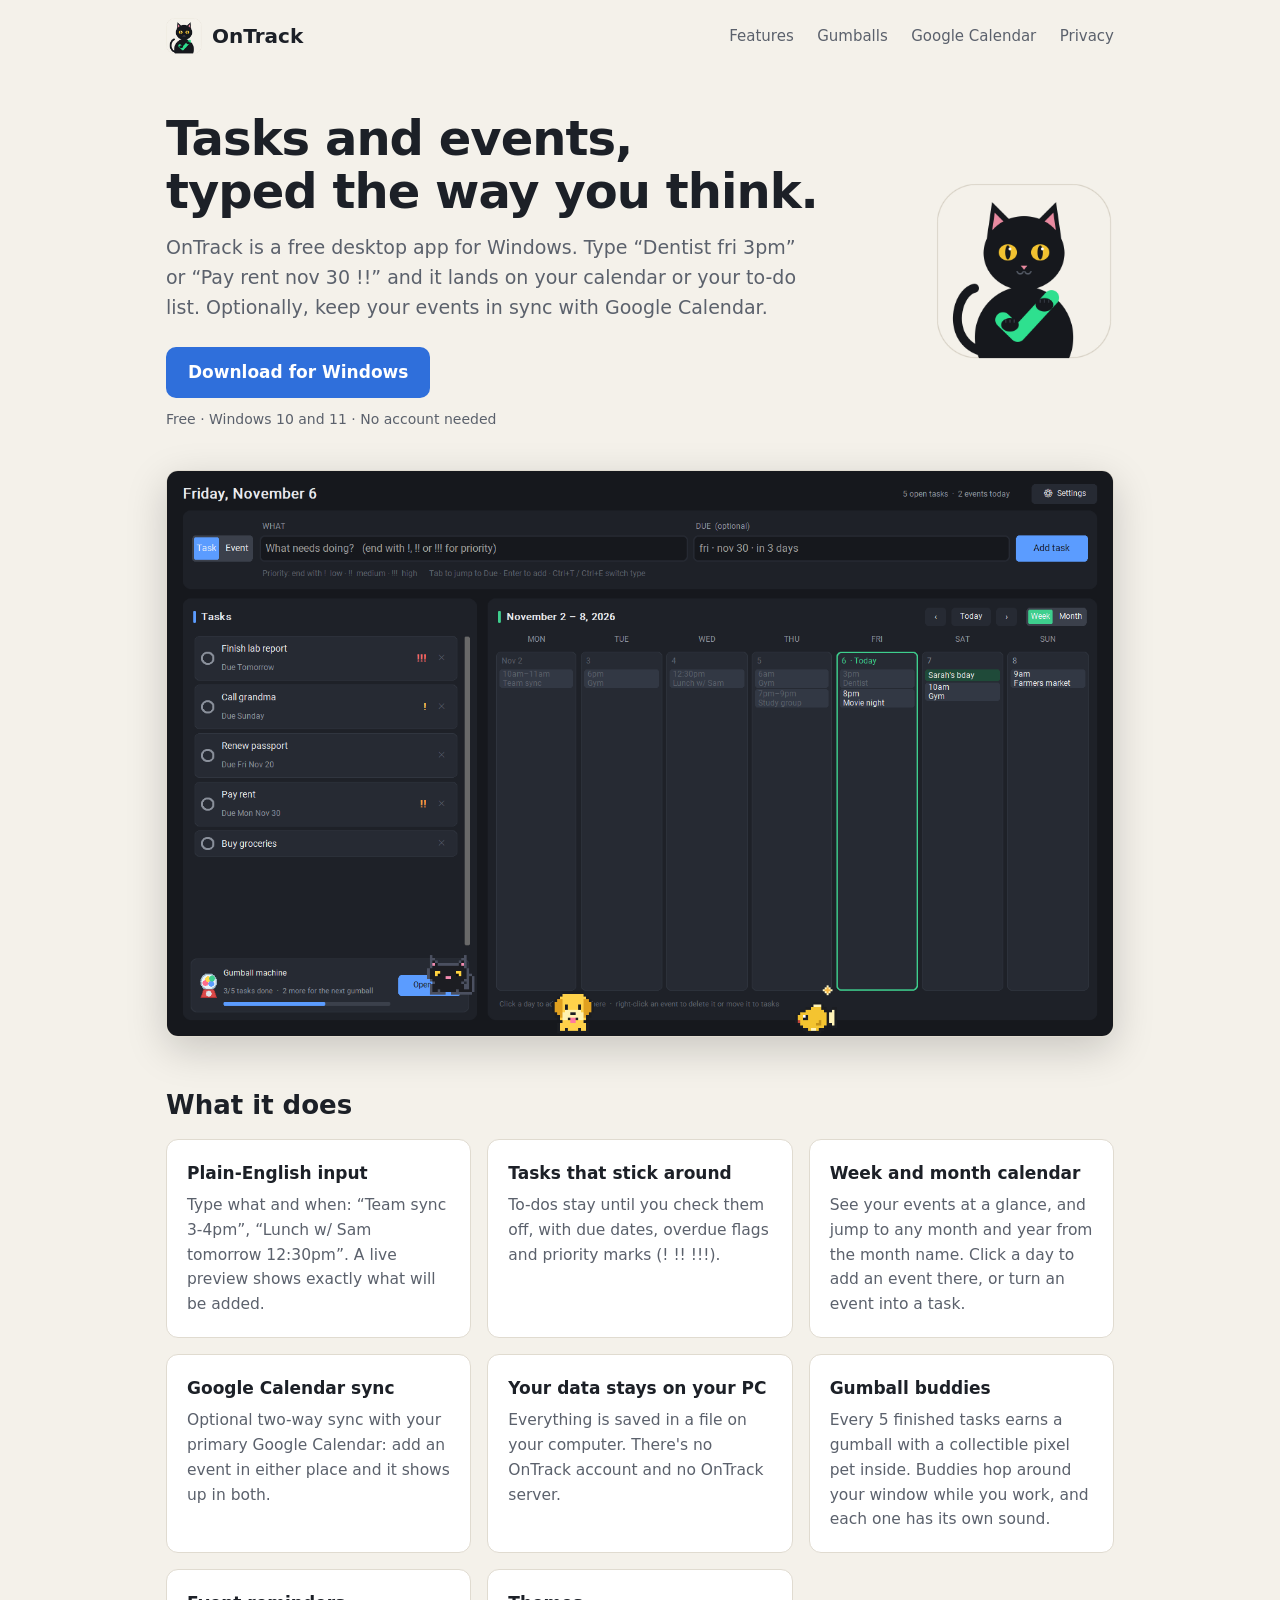
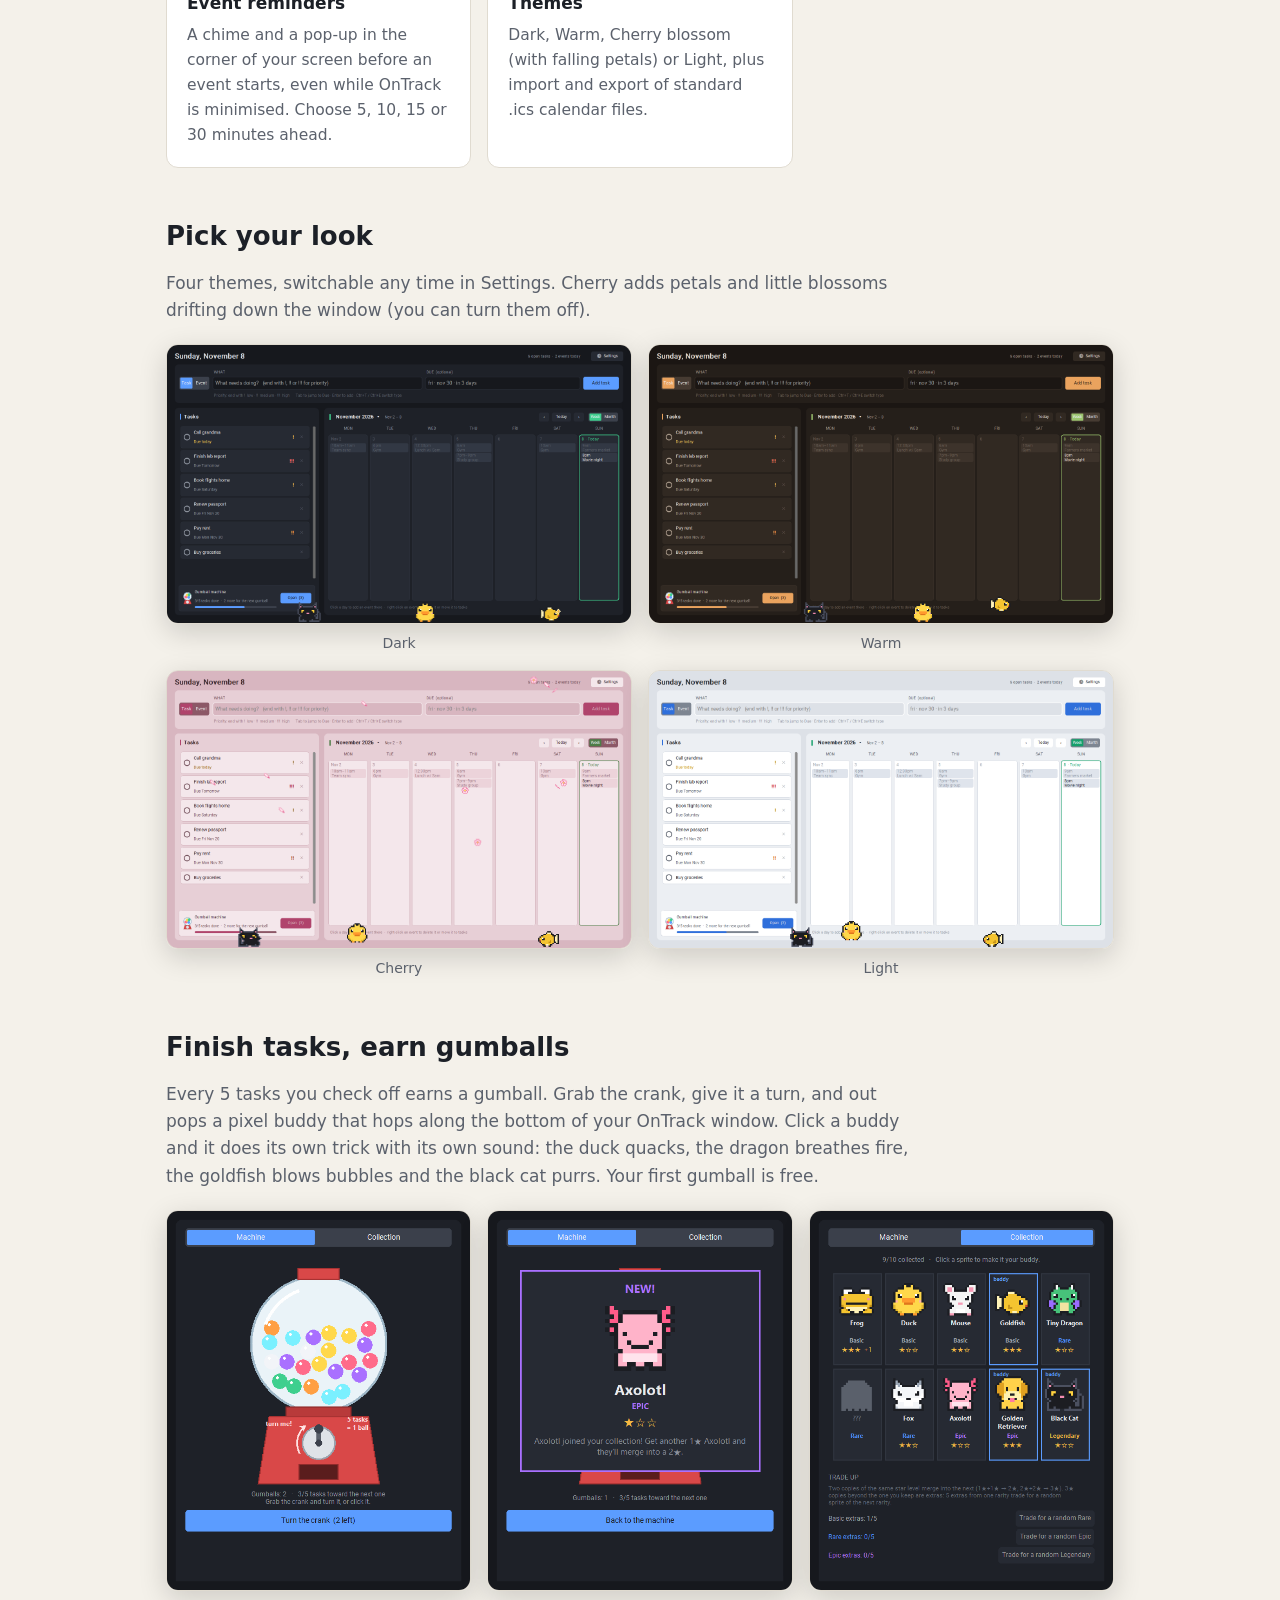
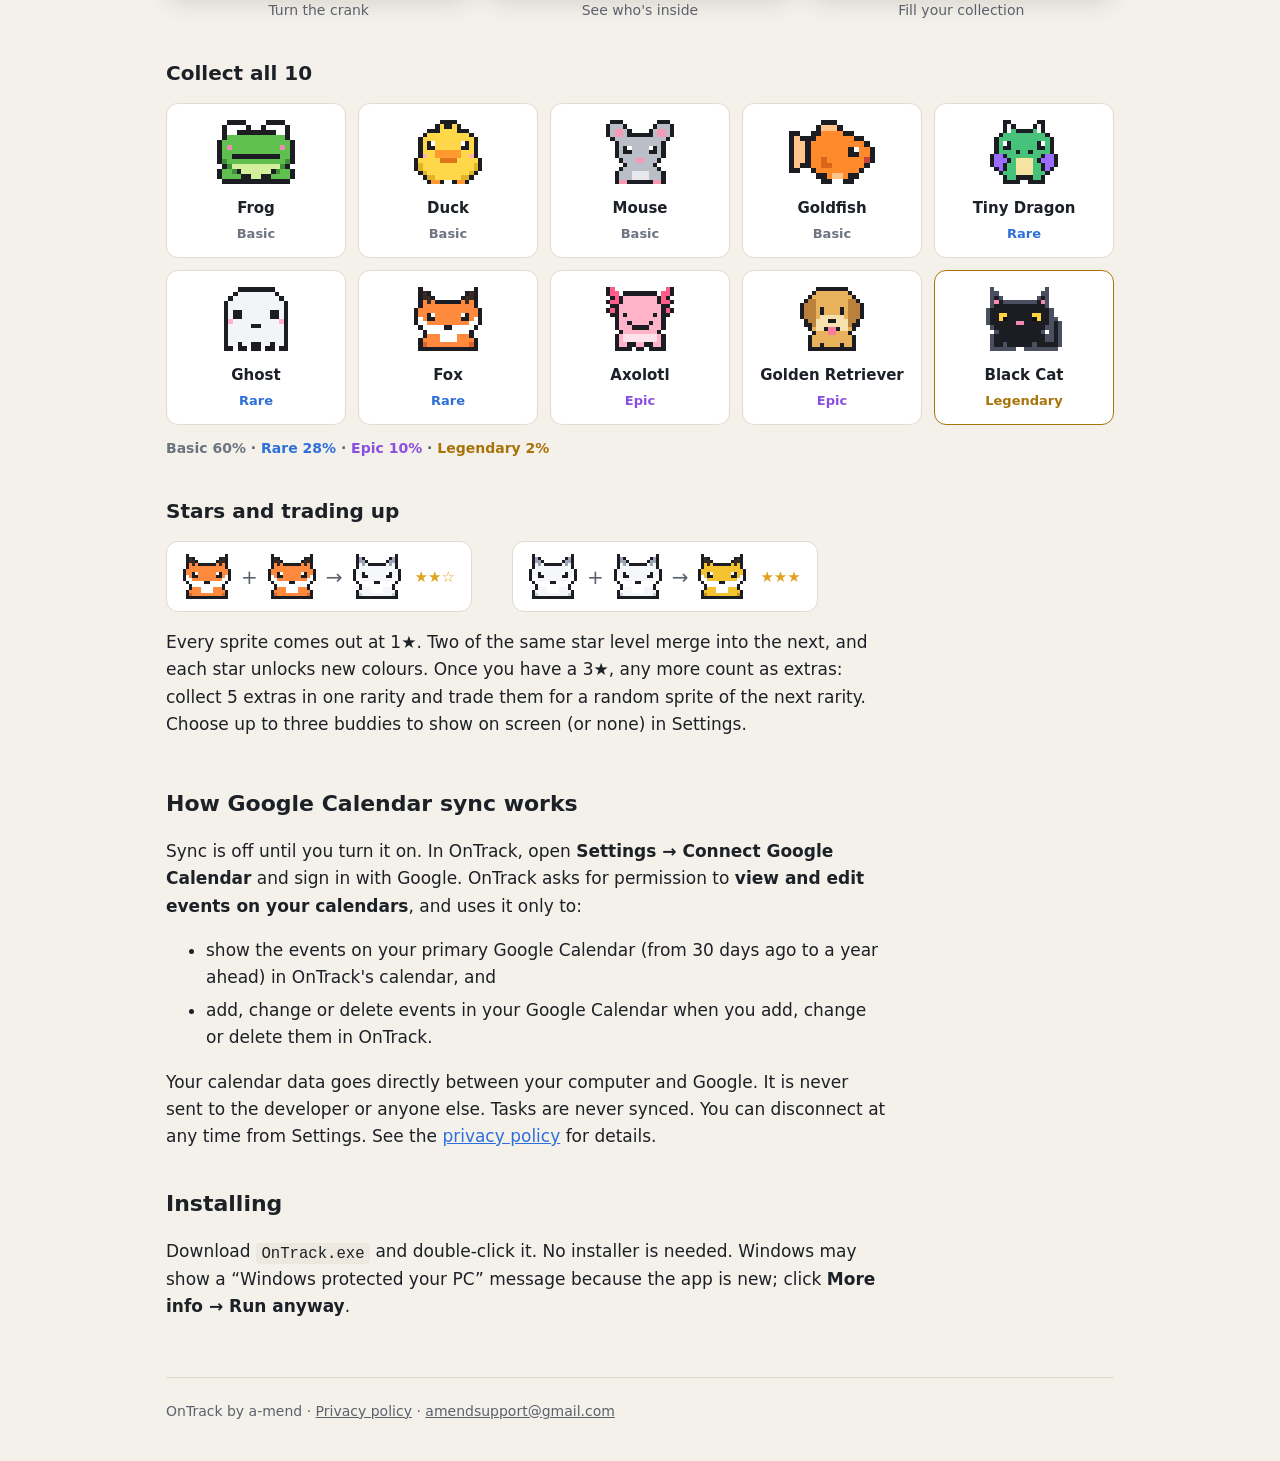
<file: index.html>
<!doctype html>
<html lang="en">
<head>
  <meta charset="utf-8">
  <meta name="viewport" content="width=device-width, initial-scale=1">
  <title>OnTrack: Tasks & Calendar</title>
  <meta name="description" content="OnTrack is a free Windows app for tasks and events. Type in plain English, see your week at a glance, and optionally sync events with Google Calendar. Finished tasks earn gumballs with collectible pixel buddies, and event reminders chime before things start.">
  <link rel="icon" href="assets/favicon.png">
  <link rel="stylesheet" href="style.css">
</head>
<body>
  <div class="wrap">
    <header class="top">
      <a class="brand" href="./"><img src="assets/icon-120.png" alt="">OnTrack</a>
      <nav>
        <a href="#features">Features</a>
        <a href="#gumballs">Gumballs</a>
        <a href="#google">Google Calendar</a>
        <a href="privacy.html">Privacy</a>
      </nav>
    </header>

    <main>
      <section class="hero">
        <div>
          <h1>Tasks and events,<br>typed the way you think.</h1>
          <p>OnTrack is a free desktop app for Windows. Type “Dentist fri 3pm” or “Pay rent nov 30 !!” and it lands on your calendar or your to-do list. Optionally, keep your events in sync with Google Calendar.</p>
          <a class="btn" href="https://github.com/a-mend/planner-site/releases/latest/download/OnTrack.exe">Download for Windows</a>
          <div class="small">Free · Windows 10 and 11 · No account needed</div>
        </div>
        <img class="logo" src="assets/icon.png" alt="OnTrack logo: a black cat holding a check mark">
      </section>

      <img class="shot" src="assets/screenshot.png" width="1440" height="860"
           alt="OnTrack showing a task list on the left, a weekly calendar on the right, and pixel buddies hopping along the bottom">

      <section id="features">
        <h2>What it does</h2>
        <div class="features">
          <div class="card">
            <h3>Plain-English input</h3>
            <p>Type what and when: “Team sync 3-4pm”, “Lunch w/ Sam tomorrow 12:30pm”. A live preview shows exactly what will be added.</p>
          </div>
          <div class="card">
            <h3>Tasks that stick around</h3>
            <p>To-dos stay until you check them off, with due dates, overdue flags and priority marks (! !! !!!).</p>
          </div>
          <div class="card">
            <h3>Week and month calendar</h3>
            <p>See your events at a glance, and jump to any month and year from the month name. Click a day to add an event there, or turn an event into a task.</p>
          </div>
          <div class="card">
            <h3>Google Calendar sync</h3>
            <p>Optional two-way sync with your primary Google Calendar: add an event in either place and it shows up in both.</p>
          </div>
          <div class="card">
            <h3>Your data stays on your PC</h3>
            <p>Everything is saved in a file on your computer. There's no OnTrack account and no OnTrack server.</p>
          </div>
          <div class="card">
            <h3>Gumball buddies</h3>
            <p>Every 5 finished tasks earns a gumball with a collectible pixel pet inside. Buddies hop around your window while you work, and each one has its own sound.</p>
          </div>
          <div class="card">
            <h3>Event reminders</h3>
            <p>A chime and a pop-up in the corner of your screen before an event starts, even while OnTrack is minimised. Choose 5, 10, 15 or 30 minutes ahead.</p>
          </div>
          <div class="card">
            <h3>Themes</h3>
            <p>Dark, Warm, Cherry blossom (with falling petals) or Light, plus import and export of standard .ics calendar files.</p>
          </div>
        </div>
      </section>

      <section id="themes">
        <h2>Pick your look</h2>
        <p class="lead">Four themes, switchable any time in Settings. Cherry adds petals and little blossoms drifting down the window (you can turn them off).</p>
        <div class="theme-shots">
          <figure><a href="assets/theme-dark.png"><img src="assets/theme-dark.png" width="1440" height="860" loading="lazy" alt="OnTrack in the Dark theme"></a><figcaption>Dark</figcaption></figure>
          <figure><a href="assets/theme-warm.png"><img src="assets/theme-warm.png" width="1440" height="860" loading="lazy" alt="OnTrack in the Warm theme"></a><figcaption>Warm</figcaption></figure>
          <figure><a href="assets/theme-cherry.png"><img src="assets/theme-cherry.png" width="1440" height="860" loading="lazy" alt="OnTrack in the Cherry blossom theme, with petals falling"></a><figcaption>Cherry</figcaption></figure>
          <figure><a href="assets/theme-light.png"><img src="assets/theme-light.png" width="1440" height="860" loading="lazy" alt="OnTrack in the Light theme"></a><figcaption>Light</figcaption></figure>
        </div>
      </section>

      <section id="gumballs">
        <h2>Finish tasks, earn gumballs</h2>
        <p class="lead">Every 5 tasks you check off earns a gumball. Grab the crank, give it a turn, and out pops a pixel buddy that hops along the bottom of your OnTrack window. Click a buddy and it does its own trick with its own sound: the duck quacks, the dragon breathes fire, the goldfish blows bubbles and the black cat purrs. Your first gumball is free.</p>
        <div class="gb-shots">
          <figure><a href="assets/gb-machine.png"><img src="assets/gb-machine.png" width="560" height="700" alt="The gumball machine, with a crank to turn"></a><figcaption>Turn the crank</figcaption></figure>
          <figure><a href="assets/gb-reveal.png"><img src="assets/gb-reveal.png" width="560" height="700" alt="A new Epic Axolotl revealed from a gumball"></a><figcaption>See who's inside</figcaption></figure>
          <figure><a href="assets/gb-collection.png"><img src="assets/gb-collection.png" width="560" height="700" alt="The collection: 10 sprites with rarities and stars"></a><figcaption>Fill your collection</figcaption></figure>
        </div>

        <h3>Collect all 10</h3>
        <ul class="roster">
          <li class="sprite basic"><img class="px" src="assets/sprites/frog-1.png" width="64" height="52" alt="Frog"><b>Frog</b><span>Basic</span></li>
          <li class="sprite basic"><img class="px" src="assets/sprites/duck-1.png" width="64" height="60" alt="Duck"><b>Duck</b><span>Basic</span></li>
          <li class="sprite basic"><img class="px" src="assets/sprites/mouse-1.png" width="64" height="60" alt="Mouse"><b>Mouse</b><span>Basic</span></li>
          <li class="sprite basic"><img class="px" src="assets/sprites/goldfish-1.png" width="64" height="48" alt="Goldfish"><b>Goldfish</b><span>Basic</span></li>
          <li class="sprite rare"><img class="px" src="assets/sprites/dragon-1.png" width="64" height="60" alt="Tiny Dragon"><b>Tiny Dragon</b><span>Rare</span></li>
          <li class="sprite rare"><img class="px" src="assets/sprites/ghost-1.png" width="64" height="56" alt="Ghost"><b>Ghost</b><span>Rare</span></li>
          <li class="sprite rare"><img class="px" src="assets/sprites/fox-1.png" width="64" height="60" alt="Fox"><b>Fox</b><span>Rare</span></li>
          <li class="sprite epic"><img class="px" src="assets/sprites/axolotl-1.png" width="64" height="60" alt="Axolotl"><b>Axolotl</b><span>Epic</span></li>
          <li class="sprite epic"><img class="px" src="assets/sprites/retriever-1.png" width="64" height="64" alt="Golden Retriever"><b>Golden Retriever</b><span>Epic</span></li>
          <li class="sprite legendary"><img class="px" src="assets/sprites/cat-1.png" width="72" height="60" alt="Black Cat"><b>Black Cat</b><span>Legendary</span></li>
        </ul>
        <p class="odds"><span class="basic">Basic 60%</span> · <span class="rare">Rare 28%</span> · <span class="epic">Epic 10%</span> · <span class="legendary">Legendary 2%</span></p>

        <h3>Stars and trading up</h3>
        <div class="merge">
          <div class="step"><img class="px" src="assets/sprites/fox-1.png" width="48" height="45" alt="1-star Fox"><span>+</span><img class="px" src="assets/sprites/fox-1.png" width="48" height="45" alt="1-star Fox"><span>→</span><img class="px" src="assets/sprites/fox-2.png" width="48" height="45" alt="2-star Fox"><em>★★☆</em></div>
          <div class="step"><img class="px" src="assets/sprites/fox-2.png" width="48" height="45" alt="2-star Fox"><span>+</span><img class="px" src="assets/sprites/fox-2.png" width="48" height="45" alt="2-star Fox"><span>→</span><img class="px" src="assets/sprites/fox-3.png" width="48" height="45" alt="3-star Fox"><em>★★★</em></div>
        </div>
        <p class="prose">Every sprite comes out at 1★. Two of the same star level merge into the next, and each star unlocks new colours. Once you have a 3★, any more count as extras: collect 5 extras in one rarity and trade them for a random sprite of the next rarity. Choose up to three buddies to show on screen (or none) in Settings.</p>
      </section>

      <section id="google" class="prose">
        <h2>How Google Calendar sync works</h2>
        <p>Sync is off until you turn it on. In OnTrack, open <b>Settings → Connect Google Calendar</b> and sign in with Google. OnTrack asks for permission to <b>view and edit events on your calendars</b>, and uses it only to:</p>
        <ul>
          <li>show the events on your primary Google Calendar (from 30 days ago to a year ahead) in OnTrack's calendar, and</li>
          <li>add, change or delete events in your Google Calendar when you add, change or delete them in OnTrack.</li>
        </ul>
        <p>Your calendar data goes directly between your computer and Google. It is never sent to the developer or anyone else. Tasks are never synced. You can disconnect at any time from Settings. See the <a href="privacy.html">privacy policy</a> for details.</p>

        <h2>Installing</h2>
        <p>Download <code>OnTrack.exe</code> and double-click it. No installer is needed. Windows may show a “Windows protected your PC” message because the app is new; click <b>More info → Run anyway</b>.</p>
      </section>
    </main>

    <footer>
      OnTrack by a-mend · <a href="privacy.html">Privacy policy</a> · <a href="mailto:amendsupport@gmail.com">amendsupport@gmail.com</a>
    </footer>
  </div>

  <dialog id="viewer" aria-label="Screenshot" tabindex="-1">
    <button class="close" type="button" aria-label="Close">&times;</button>
    <img alt="">
  </dialog>
  <script>
    // Open the gumball screenshots in a pop-up instead of leaving the page.
    (function () {
      var viewer = document.getElementById("viewer");
      if (!viewer || typeof viewer.showModal !== "function") return;   // old browsers: links still work
      var img = viewer.querySelector("img");
      document.querySelectorAll(".gb-shots a, .theme-shots a").forEach(function (link) {
        link.addEventListener("click", function (e) {
          e.preventDefault();
          var shot = link.querySelector("img");
          viewer.classList.toggle("wide", !!link.closest(".theme-shots"));
          img.src = link.href;
          img.alt = shot ? shot.alt : "";
          viewer.showModal();
          viewer.focus();     // no focus ring on the X when opened with the mouse
        });
      });
      viewer.querySelector(".close").addEventListener("click", function () { viewer.close(); });
      viewer.addEventListener("click", function (e) { if (e.target === viewer) viewer.close(); });  // click outside
    })();
  </script>
</body>
</html>
</file>
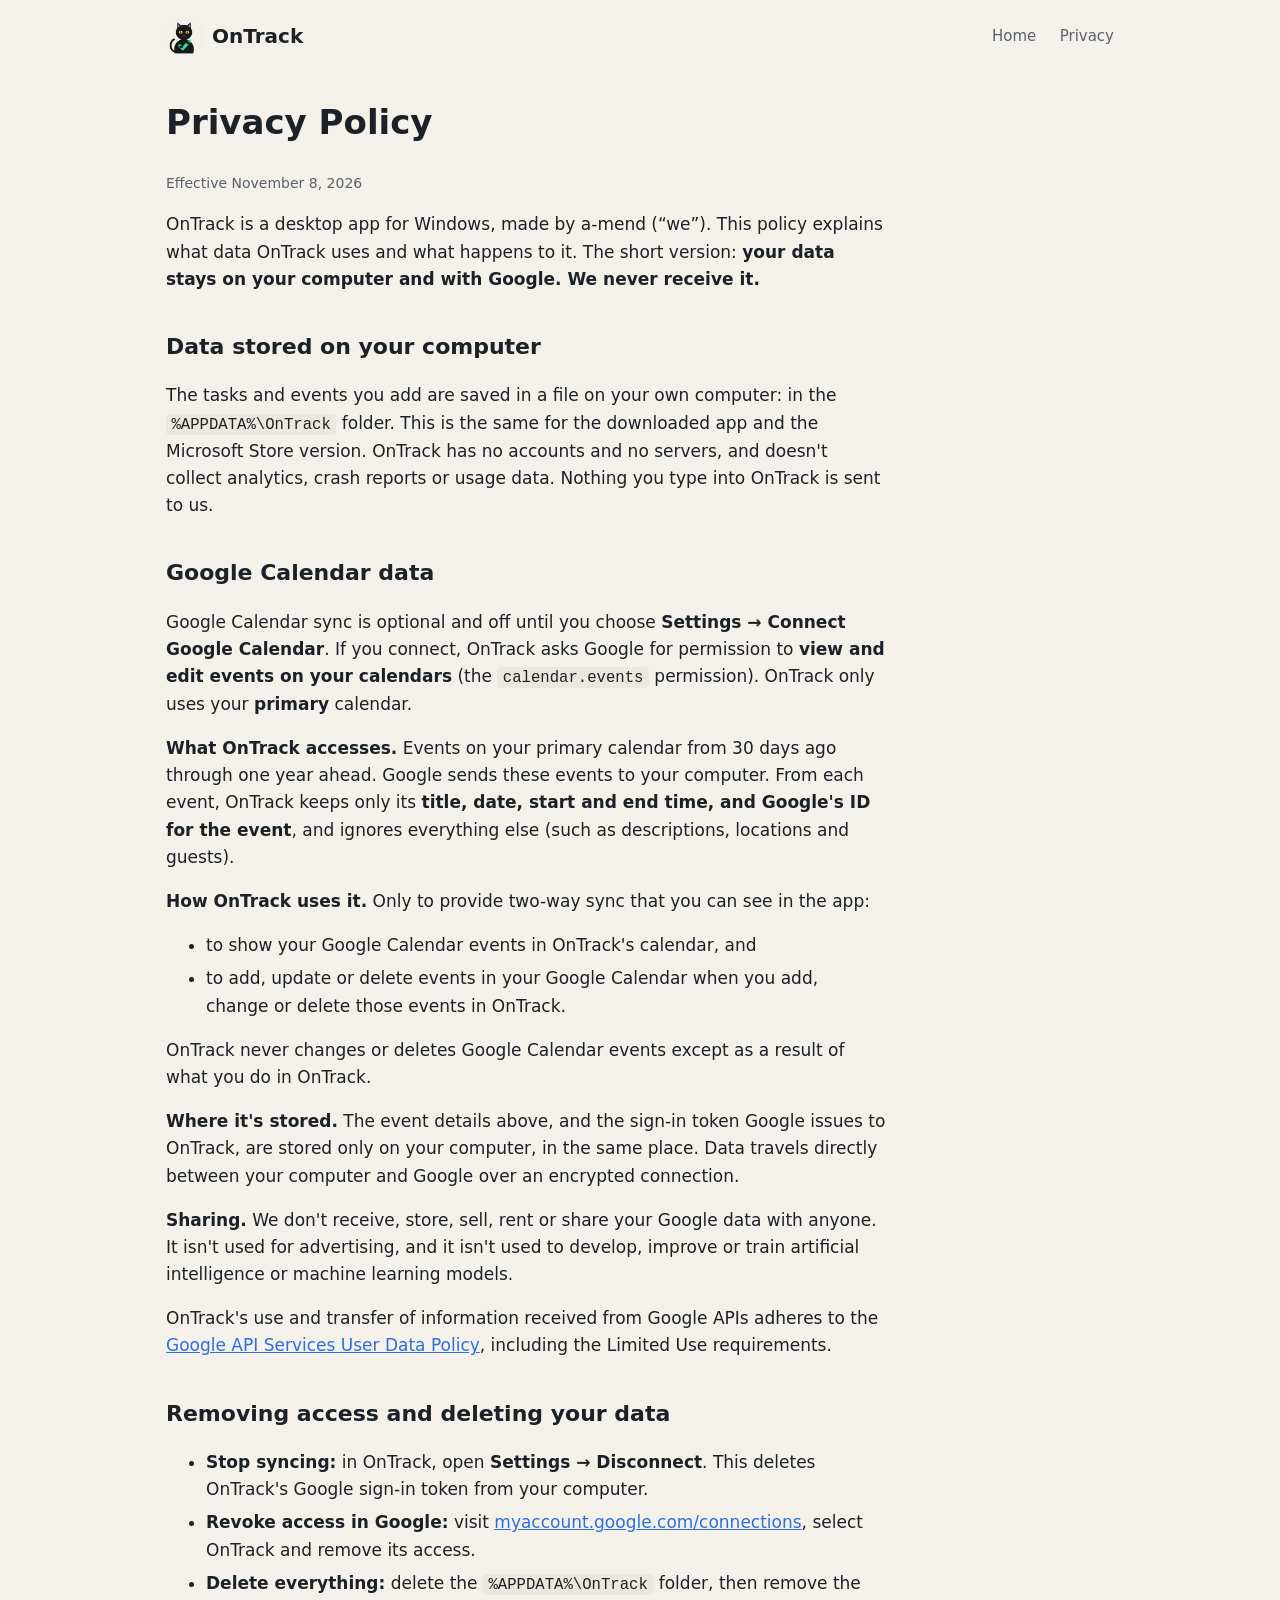
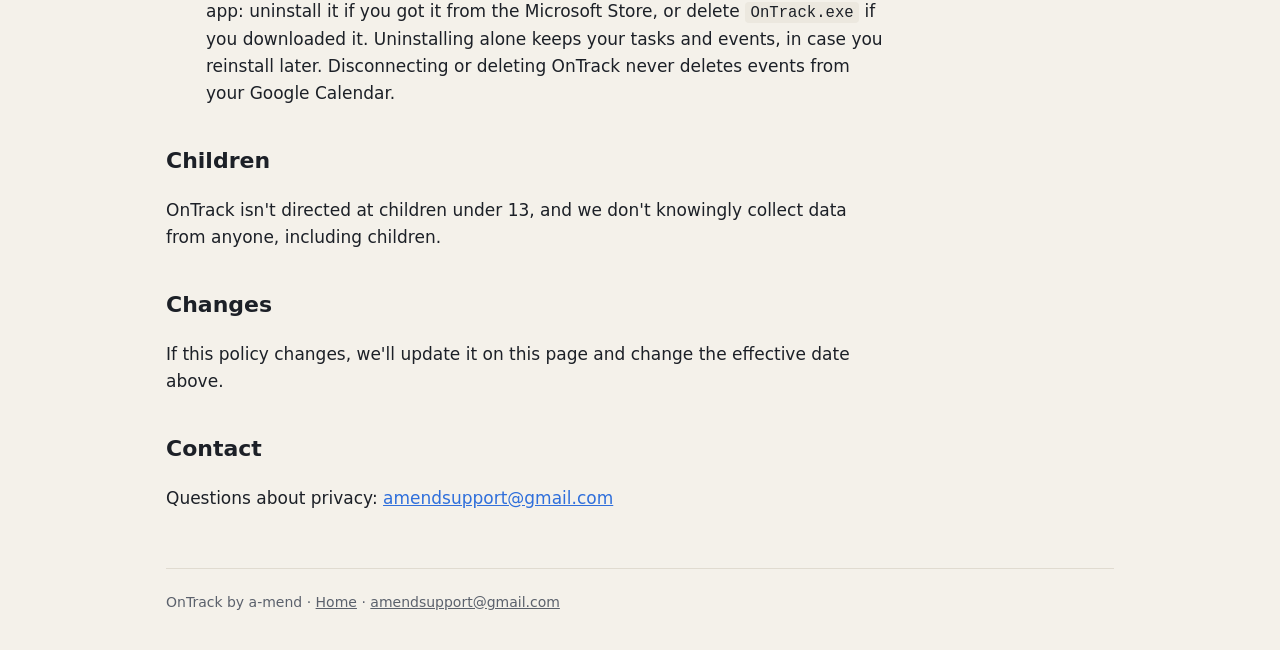
<file: privacy.html>
<!doctype html>
<html lang="en">
<head>
  <meta charset="utf-8">
  <meta name="viewport" content="width=device-width, initial-scale=1">
  <title>OnTrack Privacy Policy</title>
  <meta name="description" content="How the OnTrack desktop app handles your data, including Google Calendar data.">
  <link rel="icon" href="assets/favicon.png">
  <link rel="stylesheet" href="style.css">
</head>
<body>
  <div class="wrap">
    <header class="top">
      <a class="brand" href="./"><img src="assets/icon-120.png" alt="">OnTrack</a>
      <nav>
        <a href="./">Home</a>
        <a href="privacy.html">Privacy</a>
      </nav>
    </header>

    <main class="prose">
      <h1>Privacy Policy</h1>
      <p class="small">Effective November 8, 2026</p>

      <p>OnTrack is a desktop app for Windows, made by a-mend (“we”). This policy explains what data OnTrack uses and what happens to it. The short version: <b>your data stays on your computer and with Google. We never receive it.</b></p>

      <h2>Data stored on your computer</h2>
      <p>The tasks and events you add are saved in a file on your own computer: in the <code>%APPDATA%\OnTrack</code> folder. This is the same for the downloaded app and the Microsoft Store version. OnTrack has no accounts and no servers, and doesn't collect analytics, crash reports or usage data. Nothing you type into OnTrack is sent to us.</p>

      <h2>Google Calendar data</h2>
      <p>Google Calendar sync is optional and off until you choose <b>Settings → Connect Google Calendar</b>. If you connect, OnTrack asks Google for permission to <b>view and edit events on your calendars</b> (the <code>calendar.events</code> permission). OnTrack only uses your <b>primary</b> calendar.</p>

      <p><b>What OnTrack accesses.</b> Events on your primary calendar from 30 days ago through one year ahead. Google sends these events to your computer. From each event, OnTrack keeps only its <b>title, date, start and end time, and Google's ID for the event</b>, and ignores everything else (such as descriptions, locations and guests).</p>

      <p><b>How OnTrack uses it.</b> Only to provide two-way sync that you can see in the app:</p>
      <ul>
        <li>to show your Google Calendar events in OnTrack's calendar, and</li>
        <li>to add, update or delete events in your Google Calendar when you add, change or delete those events in OnTrack.</li>
      </ul>
      <p>OnTrack never changes or deletes Google Calendar events except as a result of what you do in OnTrack.</p>

      <p><b>Where it's stored.</b> The event details above, and the sign-in token Google issues to OnTrack, are stored only on your computer, in the same place. Data travels directly between your computer and Google over an encrypted connection.</p>

      <p><b>Sharing.</b> We don't receive, store, sell, rent or share your Google data with anyone. It isn't used for advertising, and it isn't used to develop, improve or train artificial intelligence or machine learning models.</p>

      <p>OnTrack's use and transfer of information received from Google APIs adheres to the <a href="https://developers.google.com/terms/api-services-user-data-policy">Google API Services User Data Policy</a>, including the Limited Use requirements.</p>

      <h2>Removing access and deleting your data</h2>
      <ul>
        <li><b>Stop syncing:</b> in OnTrack, open <b>Settings → Disconnect</b>. This deletes OnTrack's Google sign-in token from your computer.</li>
        <li><b>Revoke access in Google:</b> visit <a href="https://myaccount.google.com/connections">myaccount.google.com/connections</a>, select OnTrack and remove its access.</li>
        <li><b>Delete everything:</b> delete the <code>%APPDATA%\OnTrack</code> folder, then remove the app: uninstall it if you got it from the Microsoft Store, or delete <code>OnTrack.exe</code> if you downloaded it. Uninstalling alone keeps your tasks and events, in case you reinstall later. Disconnecting or deleting OnTrack never deletes events from your Google Calendar.</li>
      </ul>

      <h2>Children</h2>
      <p>OnTrack isn't directed at children under 13, and we don't knowingly collect data from anyone, including children.</p>

      <h2>Changes</h2>
      <p>If this policy changes, we'll update it on this page and change the effective date above.</p>

      <h2>Contact</h2>
      <p>Questions about privacy: <a href="mailto:amendsupport@gmail.com">amendsupport@gmail.com</a></p>
    </main>

    <footer>
      OnTrack by a-mend · <a href="./">Home</a> · <a href="mailto:amendsupport@gmail.com">amendsupport@gmail.com</a>
    </footer>
  </div>
</body>
</html>
</file>
<file: style.css>
:root {
  --bg: #f4f1ea;
  --card: #ffffff;
  --text: #1c2027;
  --muted: #5b616c;
  --line: #e0dbd0;
  --accent: #2f6fdb;
  --accent-text: #ffffff;
  --green: #14a06a;
  --code: #ece8df;
}
@media (prefers-color-scheme: dark) {
  :root {
    --bg: #16181d;
    --card: #1f232a;
    --text: #e6e8ec;
    --muted: #9aa1ad;
    --line: #2e333c;
    --accent: #4c8dff;
    --accent-text: #0b0d10;
    --green: #2ee08f;
    --code: #2a2f37;
  }
}

* { box-sizing: border-box; }
html { -webkit-text-size-adjust: 100%; }
body {
  margin: 0;
  background: var(--bg);
  color: var(--text);
  font: 17px/1.6 system-ui, -apple-system, "Segoe UI", Roboto, sans-serif;
}
a { color: var(--accent); }
img { max-width: 100%; height: auto; display: block; }
code { overflow-wrap: anywhere; background: var(--code); padding: .1em .35em; border-radius: 4px; font-size: .92em; }

.wrap { max-width: 980px; margin: 0 auto; padding: 0 16px; }

/* Top bar */
.top { display: flex; align-items: center; justify-content: space-between; padding: 18px 0; }
.brand { display: flex; align-items: center; gap: 10px; font-weight: 700; font-size: 20px;
         color: var(--text); text-decoration: none; }
.brand img { width: 36px; height: 36px; }
.top nav a { color: var(--muted); text-decoration: none; margin-left: 18px; font-size: 15px; }
.top nav a:hover { color: var(--text); }

/* Hero */
.hero { display: grid; grid-template-columns: minmax(0, 1fr) auto; gap: 32px; align-items: center; padding: 40px 0 28px; }
.hero h1 { font-size: clamp(32px, 5vw, 48px); line-height: 1.1; margin: 0 0 14px; letter-spacing: -0.02em; }
.hero p { font-size: 19px; color: var(--muted); margin: 0 0 24px; max-width: 34em; }
.hero .logo { width: 180px; }
.btn { display: inline-block; background: var(--accent); color: var(--accent-text); font-weight: 600;
       padding: 12px 22px; border-radius: 10px; text-decoration: none; }
.btn:hover { filter: brightness(1.08); }
.small { font-size: 14px; color: var(--muted); margin-top: 10px; }

.shot { border-radius: 12px; border: 1px solid var(--line); box-shadow: 0 12px 40px rgba(0,0,0,.18); margin: 12px 0 48px; }

/* Features */
.features { display: grid; grid-template-columns: repeat(auto-fit, minmax(260px, 1fr)); gap: 16px; margin-bottom: 48px; }
.card { background: var(--card); border: 1px solid var(--line); border-radius: 12px; padding: 20px; }
.card h3 { margin: 0 0 6px; font-size: 17px; }
.card p { margin: 0; color: var(--muted); font-size: 15.5px; }

section h2 { font-size: 26px; margin: 0 0 12px; }
.prose { max-width: 720px; }
.prose h2 { margin-top: 36px; font-size: 22px; }
.prose li { margin-bottom: 6px; }

footer { border-top: 1px solid var(--line); margin-top: 56px; padding: 22px 0 40px; color: var(--muted); font-size: 14px; }
footer a { color: var(--muted); }

@media (max-width: 640px) {
  .hero { grid-template-columns: minmax(0, 1fr); padding-top: 16px; }
  .top { flex-wrap: wrap; gap: 6px; }
  .top nav a:first-child { margin-left: 0; }
  .hero .logo { width: 110px; order: -1; }
  .top nav a { margin-left: 12px; }
}

/* gumball section */
:root { --basic: #6b7480; --rare: #2f6fdb; --epic: #8a4fe0; --legendary: #a8730a; }
@media (prefers-color-scheme: dark) {
  :root { --basic: #9aa3ad; --rare: #4c8dff; --epic: #a970ff; --legendary: #f5b642; }
}
#themes { margin-bottom: 48px; }
#gumballs { margin-bottom: 48px; }
#gumballs h3 { font-size: 20px; margin: 36px 0 14px; }
.lead { font-size: 17px; color: var(--muted); max-width: 44em; margin: 0 0 20px; }
.gb-shots { display: grid; grid-template-columns: repeat(3, minmax(0, 1fr)); gap: 16px; }
.gb-shots figure { margin: 0; }
.gb-shots img { border-radius: 12px; border: 1px solid var(--line); box-shadow: 0 8px 28px rgba(0,0,0,.16); }
.gb-shots figcaption { text-align: center; color: var(--muted); font-size: 14px; margin-top: 8px; }
.theme-shots { display: grid; grid-template-columns: repeat(2, minmax(0, 1fr)); gap: 16px; }
.theme-shots figure { margin: 0; }
.theme-shots img { width: 100%; height: auto; border-radius: 12px; border: 1px solid var(--line); box-shadow: 0 8px 28px rgba(0,0,0,.16); }
.theme-shots figcaption { text-align: center; color: var(--muted); font-size: 14px; margin-top: 8px; }
@media (max-width: 760px) { .theme-shots { grid-template-columns: minmax(0, 1fr); } }
.px { image-rendering: pixelated; image-rendering: crisp-edges; }
.roster { list-style: none; padding: 0; margin: 0; display: grid; grid-template-columns: repeat(5, minmax(0, 1fr)); gap: 12px; }
@media (max-width: 760px) { .roster { grid-template-columns: repeat(auto-fill, minmax(120px, 1fr)); } }
.sprite { background: var(--card); border: 1px solid var(--line); border-radius: 12px; padding: 16px 10px 12px;
          display: flex; flex-direction: column; align-items: center; text-align: center; gap: 4px; }
.sprite .px { height: 64px; width: auto; margin-bottom: 8px; }
.sprite b { font-size: 15px; color: var(--text); }
.sprite span { font-size: 13px; font-weight: 600; }
.sprite.legendary { border-color: var(--legendary); }
.basic { color: var(--basic); } .rare { color: var(--rare); } .epic { color: var(--epic); } .legendary span, span.legendary { color: var(--legendary); }
.sprite.rare span { color: var(--rare); } .sprite.epic span { color: var(--epic); } .sprite.basic span { color: var(--basic); }
.odds { color: var(--muted); font-size: 14px; font-weight: 600; margin: 12px 0 0; }
.merge { display: flex; flex-wrap: wrap; gap: 12px 40px; margin-bottom: 14px; }
.merge .step { display: flex; align-items: center; gap: 10px; background: var(--card); border: 1px solid var(--line);
               border-radius: 12px; padding: 12px 16px; }
.merge .px { height: 45px; width: auto; }
.merge span { color: var(--muted); font-size: 20px; }
.merge em { font-style: normal; color: #e0a220; font-size: 15px; margin-left: 4px; }
@media (max-width: 640px) {
  .gb-shots { grid-template-columns: minmax(0, 1fr); max-width: 360px; margin: 0 auto; }
  .merge .step { gap: 6px; padding: 10px 12px; }
  .merge .px { height: 36px; }
}

/* screenshot pop-up */
#viewer { border: 0; padding: 0; background: transparent; max-width: min(92vw, 560px); overflow: visible; }
#viewer.wide { max-width: min(92vw, 1200px); }
#viewer::backdrop { background: rgba(0, 0, 0, .72); }
#viewer img { display: block; width: 100%; max-height: 86vh; object-fit: contain; border-radius: 12px;
              box-shadow: 0 16px 50px rgba(0,0,0,.5); }
#viewer .close { position: absolute; top: 10px; right: 10px; width: 36px; height: 36px; border-radius: 50%;
                 border: 0; outline: none; background: #6b7280; color: #ffffff; font-size: 22px;
                 line-height: 36px; padding: 0; cursor: pointer; box-shadow: 0 2px 8px rgba(0,0,0,.35); }
#viewer .close:hover { background: #4b5563; }
#viewer:focus, #viewer:focus-visible { outline: none; }
</file>
